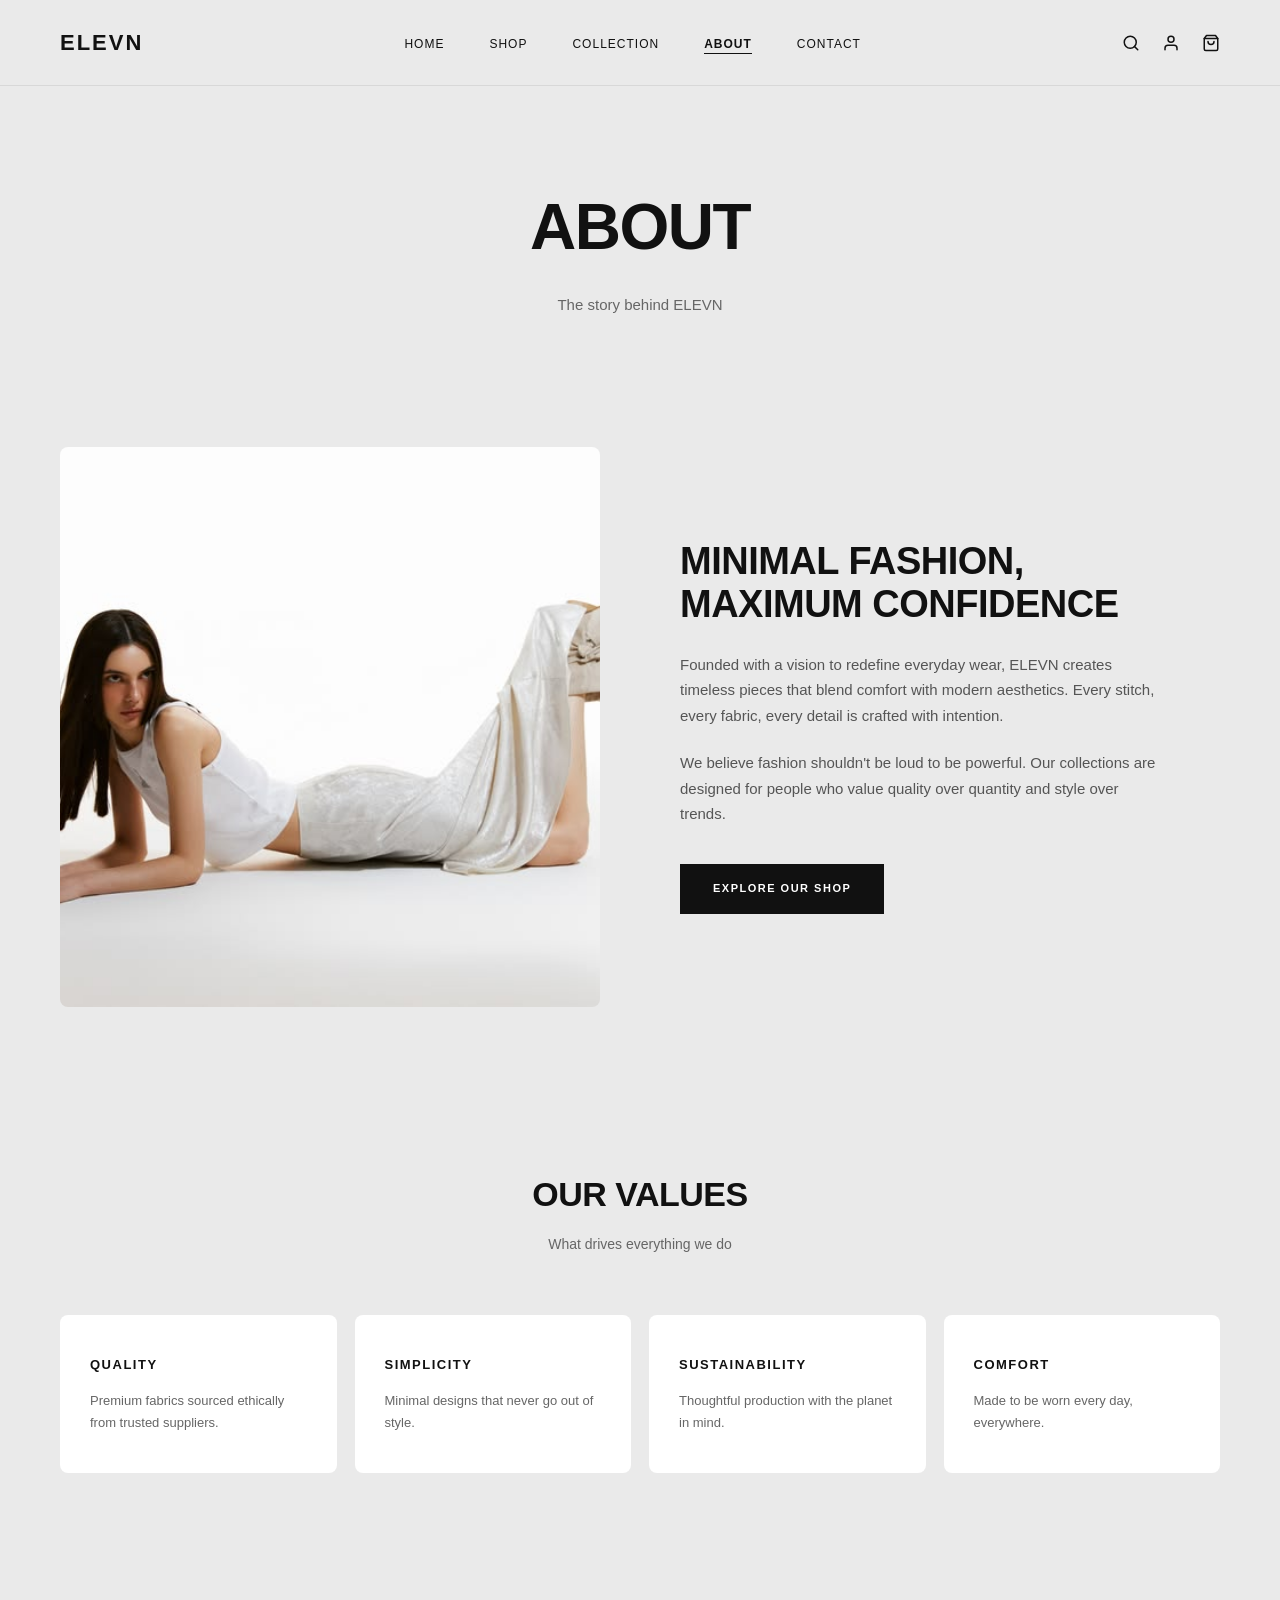
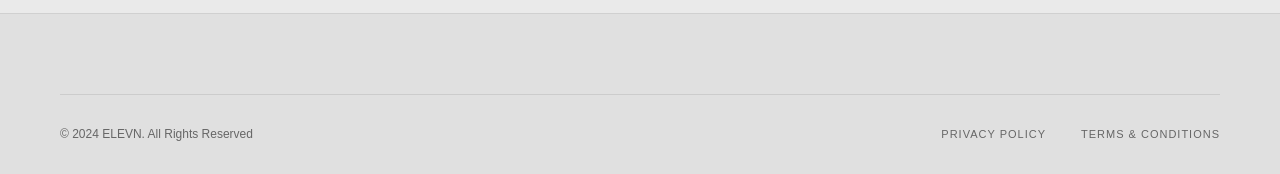
<file: about.html>
<!DOCTYPE html>
<html lang="en">
<head>
    <meta charset="UTF-8">
    <meta name="viewport" content="width=device-width, initial-scale=1.0">
    <title>ELEVN - About</title>
    <link rel="stylesheet" href="css/style.css">
</head>
<body>

    <header class="page-header">
        <nav class="navbar">
            <a href="index.html" class="logo">ELEVN</a>
            <ul class="nav-links">
                <li><a href="index.html">HOME</a></li>
                <li><a href="shop.html">SHOP</a></li>
                <li><a href="collection.html">COLLECTION</a></li>
                <li><a href="about.html" class="active">ABOUT</a></li>
                <li><a href="contact.html">CONTACT</a></li>
            </ul>
            <div class="nav-icons">
                <svg xmlns="http://www.w3.org/2000/svg" width="18" height="18" viewBox="0 0 24 24" fill="none" stroke="currentColor" stroke-width="2" stroke-linecap="round" stroke-linejoin="round"><circle cx="11" cy="11" r="8"></circle><line x1="21" y1="21" x2="16.65" y2="16.65"></line></svg>
                <svg xmlns="http://www.w3.org/2000/svg" width="18" height="18" viewBox="0 0 24 24" fill="none" stroke="currentColor" stroke-width="2" stroke-linecap="round" stroke-linejoin="round"><path d="M20 21v-2a4 4 0 0 0-4-4H8a4 4 0 0 0-4 4v2"></path><circle cx="12" cy="7" r="4"></circle></svg>
                <svg xmlns="http://www.w3.org/2000/svg" width="18" height="18" viewBox="0 0 24 24" fill="none" stroke="currentColor" stroke-width="2" stroke-linecap="round" stroke-linejoin="round"><path d="M6 2L3 6v14a2 2 0 0 0 2 2h14a2 2 0 0 0 2-2V6l-3-4z"></path><line x1="3" y1="6" x2="21" y2="6"></line><path d="M16 10a4 4 0 0 1-8 0"></path></svg>
            </div>
        </nav>
    </header>

    <section class="page-title">
        <h1>ABOUT</h1>
        <p>The story behind ELEVN</p>
    </section>

    <!-- ABOUT CONTENT -->
    <section class="about-content">
        <div class="about-image">
            <img src="image/fashion.jpg" alt="About ELEVN">
        </div>
        <div class="about-text">
            <h2>MINIMAL FASHION,<br>MAXIMUM CONFIDENCE</h2>
            <p>Founded with a vision to redefine everyday wear, ELEVN creates timeless pieces that blend comfort with modern aesthetics. Every stitch, every fabric, every detail is crafted with intention.</p>
            <p>We believe fashion shouldn't be loud to be powerful. Our collections are designed for people who value quality over quantity and style over trends.</p>
            <a href="shop.html" class="btn btn-dark">EXPLORE OUR SHOP</a>
        </div>
    </section>

    <!-- VALUES -->
    <section class="section-3-arrivals">
        <div class="section-header">
            <h2>OUR VALUES</h2>
            <p>What drives everything we do</p>
        </div>
        <div class="category-grid">
            <div class="value-card">
                <h3>QUALITY</h3>
                <p>Premium fabrics sourced ethically from trusted suppliers.</p>
            </div>
            <div class="value-card">
                <h3>SIMPLICITY</h3>
                <p>Minimal designs that never go out of style.</p>
            </div>
            <div class="value-card">
                <h3>SUSTAINABILITY</h3>
                <p>Thoughtful production with the planet in mind.</p>
            </div>
            <div class="value-card">
                <h3>COMFORT</h3>
                <p>Made to be worn every day, everywhere.</p>
            </div>
        </div>
    </section>

    <footer class="section-5-footer">
        <div class="footer-bottom">
            <p>&copy; 2024 ELEVN. All Rights Reserved</p>
            <div class="footer-links">
                <a href="#">PRIVACY POLICY</a>
                <a href="#">TERMS & CONDITIONS</a>
            </div>
        </div>
    </footer>

</body>
</html>
</file>
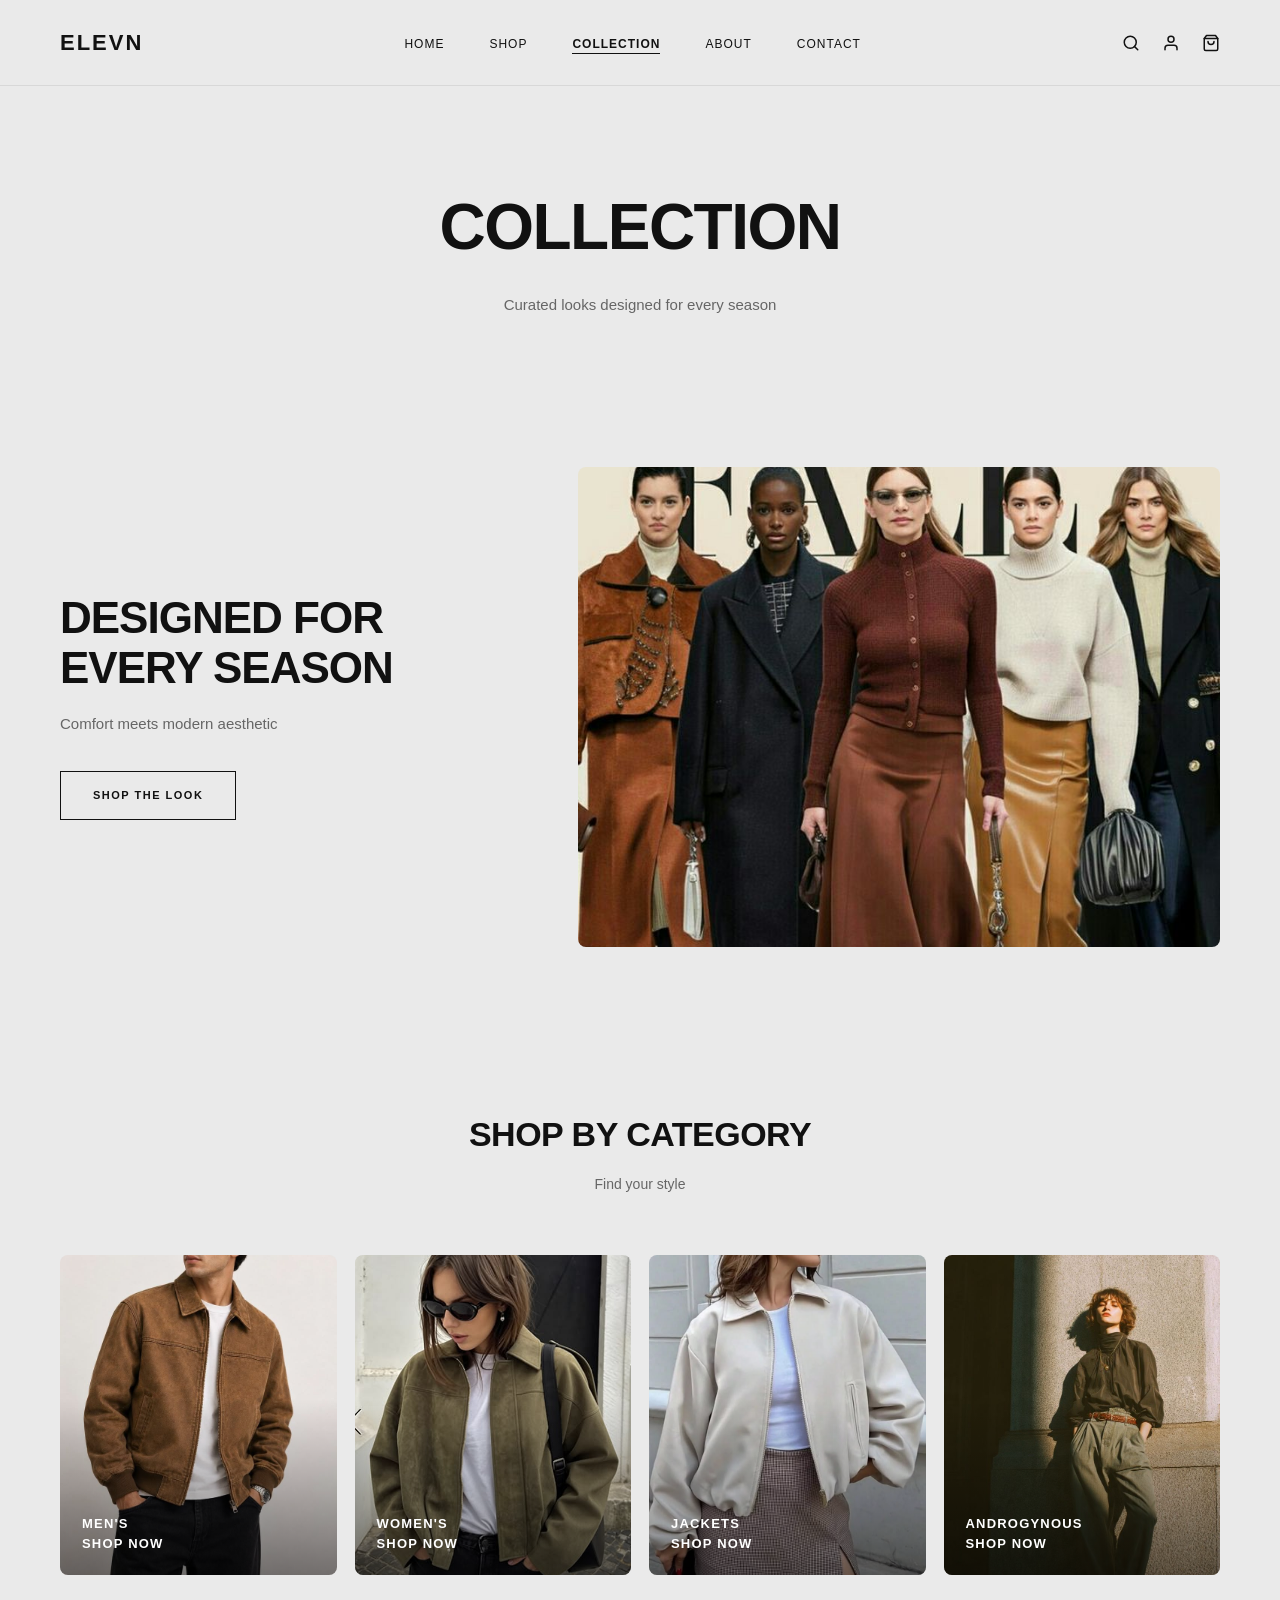
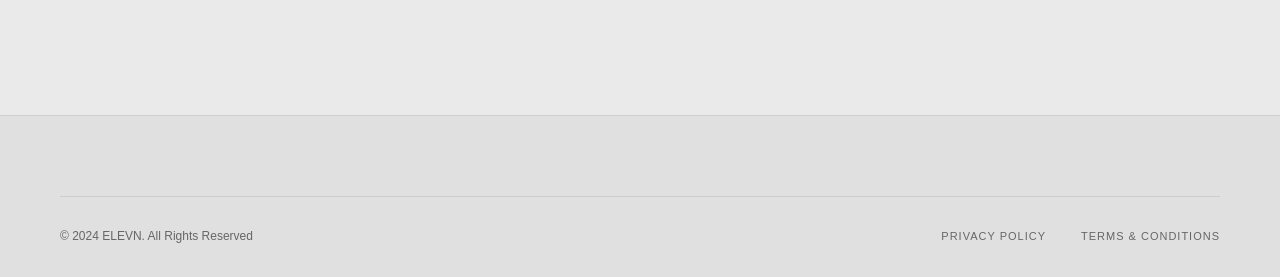
<file: collection.html>
<!DOCTYPE html>
<html lang="en">
<head>
    <meta charset="UTF-8">
    <meta name="viewport" content="width=device-width, initial-scale=1.0">
    <title>ELEVN - Collection</title>
    <link rel="stylesheet" href="css/style.css">
</head>
<body>

    <header class="page-header">
        <nav class="navbar">
            <a href="index.html" class="logo">ELEVN</a>
            <ul class="nav-links">
                <li><a href="index.html">HOME</a></li>
                <li><a href="shop.html">SHOP</a></li>
                <li><a href="collection.html" class="active">COLLECTION</a></li>
                <li><a href="about.html">ABOUT</a></li>
                <li><a href="contact.html">CONTACT</a></li>
            </ul>
            <div class="nav-icons">
                <svg xmlns="http://www.w3.org/2000/svg" width="18" height="18" viewBox="0 0 24 24" fill="none" stroke="currentColor" stroke-width="2" stroke-linecap="round" stroke-linejoin="round"><circle cx="11" cy="11" r="8"></circle><line x1="21" y1="21" x2="16.65" y2="16.65"></line></svg>
                <svg xmlns="http://www.w3.org/2000/svg" width="18" height="18" viewBox="0 0 24 24" fill="none" stroke="currentColor" stroke-width="2" stroke-linecap="round" stroke-linejoin="round"><path d="M20 21v-2a4 4 0 0 0-4-4H8a4 4 0 0 0-4 4v2"></path><circle cx="12" cy="7" r="4"></circle></svg>
                <svg xmlns="http://www.w3.org/2000/svg" width="18" height="18" viewBox="0 0 24 24" fill="none" stroke="currentColor" stroke-width="2" stroke-linecap="round" stroke-linejoin="round"><path d="M6 2L3 6v14a2 2 0 0 0 2 2h14a2 2 0 0 0 2-2V6l-3-4z"></path><line x1="3" y1="6" x2="21" y2="6"></line><path d="M16 10a4 4 0 0 1-8 0"></path></svg>
            </div>
        </nav>
    </header>

    <section class="page-title">
        <h1>COLLECTION</h1>
        <p>Curated looks designed for every season</p>
    </section>

    <!-- SEASONAL -->
    <section class="section-4-seasonal">
        <div class="seasonal-text">
            <h2>DESIGNED FOR<br>EVERY SEASON</h2>
            <p>Comfort meets modern aesthetic</p>
            <a href="shop.html" class="btn btn-light">SHOP THE LOOK</a>
        </div>
        <div class="seasonal-image">
            <img src="image/seasonal-model.jpg" alt="Seasonal Fashion">
        </div>
    </section>

    <!-- CATEGORIES -->
    <section class="section-2-categories">
        <div class="section-header" style="padding-top: 40px;">
            <h2>SHOP BY CATEGORY</h2>
            <p>Find your style</p>
        </div>
        <div class="category-grid">
            <a href="shop.html" class="category-card">
                <img src="image/product-1.jpg" alt="Men's Fashion">
                <div class="card-overlay"><h3>MEN'S<br>SHOP NOW</h3></div>
            </a>
            <a href="shop.html" class="category-card">
                <img src="image/category-2.jpg" alt="Women's Fashion">
                <div class="card-overlay"><h3>WOMEN'S<br>SHOP NOW</h3></div>
            </a>
            <a href="shop.html" class="category-card">
                <img src="image/category-3.jpg" alt="Jackets">
                <div class="card-overlay"><h3>JACKETS<br>SHOP NOW</h3></div>
            </a>
            <a href="shop.html" class="category-card">
                <img src="image/category.jpg" alt="Androgynous Style">
                <div class="card-overlay"><h3>ANDROGYNOUS<br>SHOP NOW</h3></div>
            </a>
        </div>
    </section>

    <footer class="section-5-footer">
        <div class="footer-bottom">
            <p>&copy; 2024 ELEVN. All Rights Reserved</p>
            <div class="footer-links">
                <a href="#">PRIVACY POLICY</a>
                <a href="#">TERMS & CONDITIONS</a>
            </div>
        </div>
    </footer>

</body>
</html>
</file>
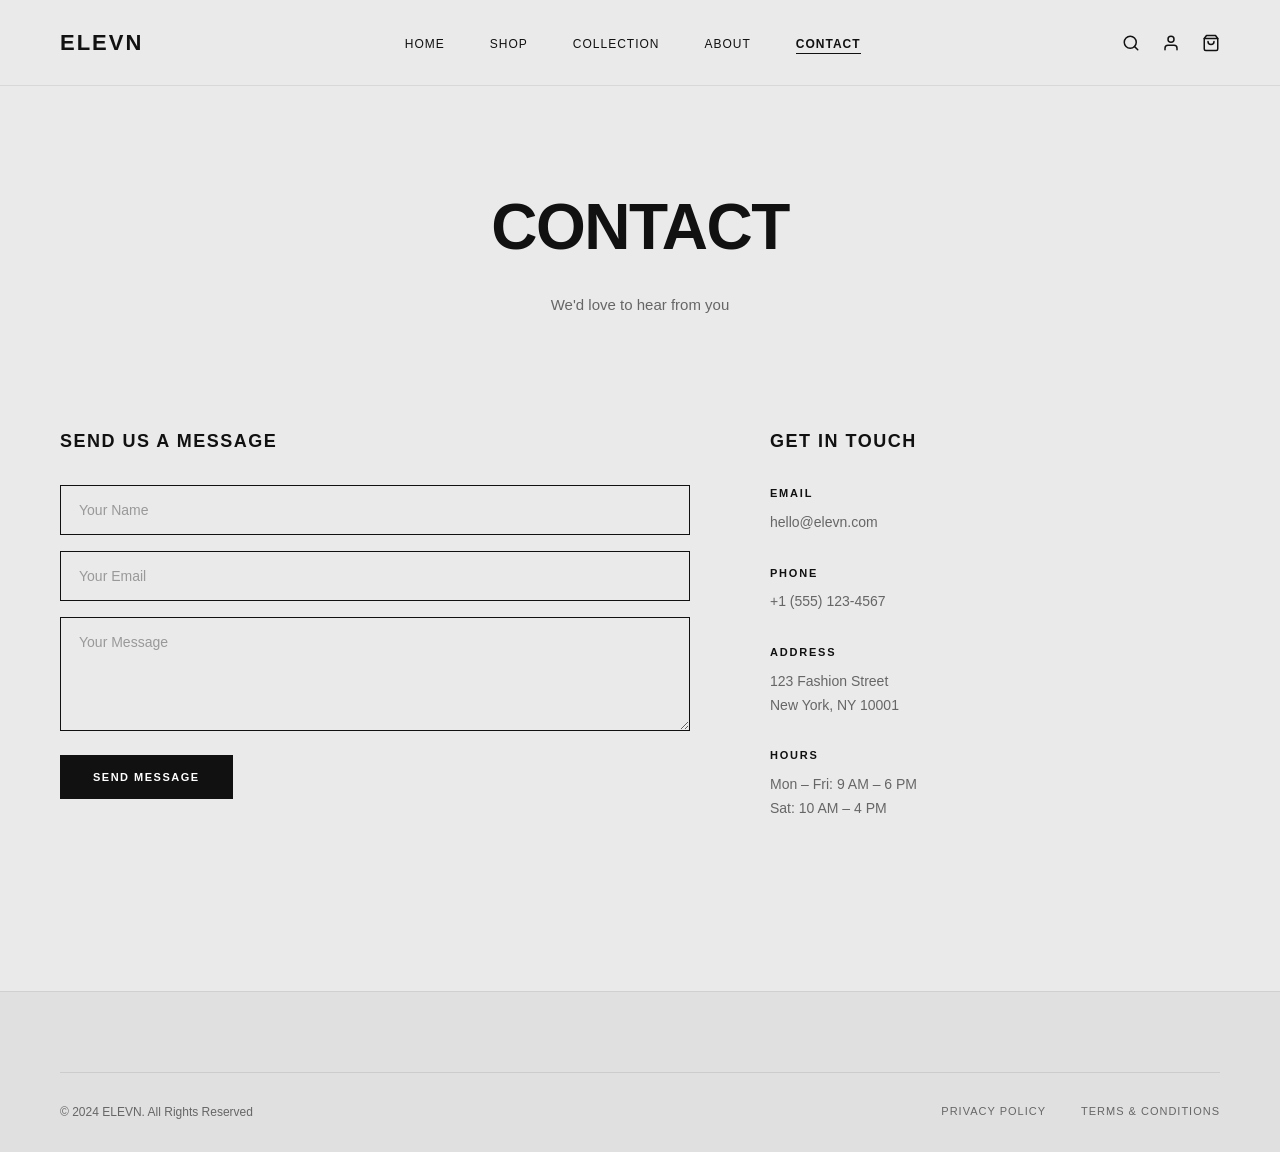
<file: contact.html>
<!DOCTYPE html>
<html lang="en">
<head>
    <meta charset="UTF-8">
    <meta name="viewport" content="width=device-width, initial-scale=1.0">
    <title>ELEVN - Contact</title>
    <link rel="stylesheet" href="css/style.css">
</head>
<body>

    <header class="page-header">
        <nav class="navbar">
            <a href="index.html" class="logo">ELEVN</a>
            <ul class="nav-links">
                <li><a href="index.html">HOME</a></li>
                <li><a href="shop.html">SHOP</a></li>
                <li><a href="collection.html">COLLECTION</a></li>
                <li><a href="about.html">ABOUT</a></li>
                <li><a href="contact.html" class="active">CONTACT</a></li>
            </ul>
            <div class="nav-icons">
                <svg xmlns="http://www.w3.org/2000/svg" width="18" height="18" viewBox="0 0 24 24" fill="none" stroke="currentColor" stroke-width="2" stroke-linecap="round" stroke-linejoin="round"><circle cx="11" cy="11" r="8"></circle><line x1="21" y1="21" x2="16.65" y2="16.65"></line></svg>
                <svg xmlns="http://www.w3.org/2000/svg" width="18" height="18" viewBox="0 0 24 24" fill="none" stroke="currentColor" stroke-width="2" stroke-linecap="round" stroke-linejoin="round"><path d="M20 21v-2a4 4 0 0 0-4-4H8a4 4 0 0 0-4 4v2"></path><circle cx="12" cy="7" r="4"></circle></svg>
                <svg xmlns="http://www.w3.org/2000/svg" width="18" height="18" viewBox="0 0 24 24" fill="none" stroke="currentColor" stroke-width="2" stroke-linecap="round" stroke-linejoin="round"><path d="M6 2L3 6v14a2 2 0 0 0 2 2h14a2 2 0 0 0 2-2V6l-3-4z"></path><line x1="3" y1="6" x2="21" y2="6"></line><path d="M16 10a4 4 0 0 1-8 0"></path></svg>
            </div>
        </nav>
    </header>

    <section class="page-title">
        <h1>CONTACT</h1>
        <p>We'd love to hear from you</p>
    </section>

    <!-- CONTACT FORM + INFO -->
    <section class="contact-content">
        <div class="contact-form-wrapper">
            <h2>SEND US A MESSAGE</h2>
            <form class="contact-form" id="contactForm">
                <input type="text" id="contactName" placeholder="Your Name" required>
                <input type="email" id="contactEmail" placeholder="Your Email" required>
                <textarea id="contactMsg" rows="5" placeholder="Your Message" required></textarea>
                <button type="submit" class="btn btn-dark">SEND MESSAGE</button>
            </form>
            <p id="contactMessage" class="form-message"></p>
        </div>

        <div class="contact-info">
            <h2>GET IN TOUCH</h2>
            <div class="info-block">
                <h3>EMAIL</h3>
                <p>hello@elevn.com</p>
            </div>
            <div class="info-block">
                <h3>PHONE</h3>
                <p>+1 (555) 123-4567</p>
            </div>
            <div class="info-block">
                <h3>ADDRESS</h3>
                <p>123 Fashion Street<br>New York, NY 10001</p>
            </div>
            <div class="info-block">
                <h3>HOURS</h3>
                <p>Mon – Fri: 9 AM – 6 PM<br>Sat: 10 AM – 4 PM</p>
            </div>
        </div>
    </section>

    <footer class="section-5-footer">
        <div class="footer-bottom">
            <p>&copy; 2024 ELEVN. All Rights Reserved</p>
            <div class="footer-links">
                <a href="#">PRIVACY POLICY</a>
                <a href="#">TERMS & CONDITIONS</a>
            </div>
        </div>
    </footer>

    <script>
        const contactForm = document.getElementById('contactForm');
        const contactMessage = document.getElementById('contactMessage');

        contactForm.addEventListener('submit', function (e) {
            e.preventDefault();
            const name = document.getElementById('contactName').value.trim();
            const email = document.getElementById('contactEmail').value.trim();
            const message = document.getElementById('contactMsg').value.trim();
            const emailPattern = /^[^\s@]+@[^\s@]+\.[^\s@]+$/;

            if (!emailPattern.test(email)) {
                contactMessage.textContent = '❌ Please enter a valid email.';
                contactMessage.style.color = '#d32f2f';
                return;
            }
            contactMessage.textContent = '✅ Thanks ' + name + '! We\'ll get back to you soon.';
            contactMessage.style.color = '#2e7d32';
            contactForm.reset();
            setTimeout(() => { contactMessage.textContent = ''; }, 5000);
        });
    </script>

</body>
</html>
</file>
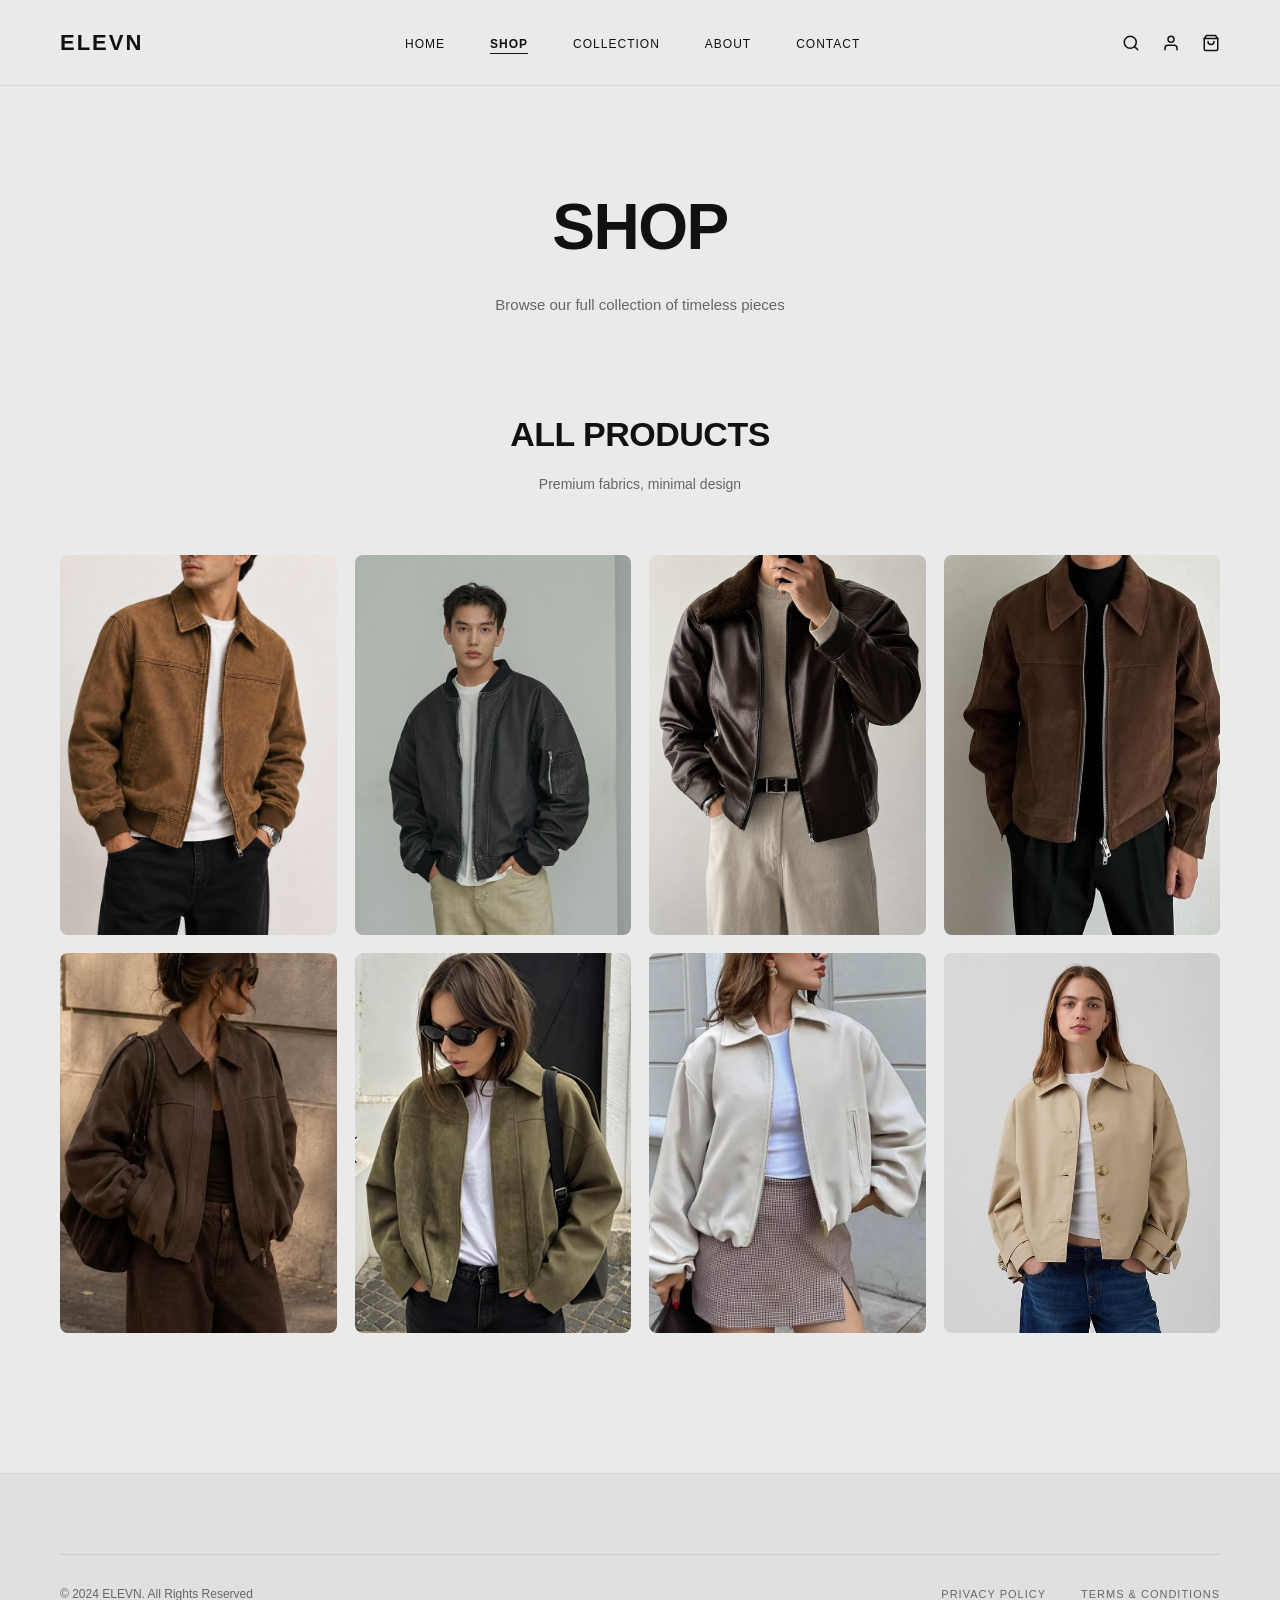
<file: shop.html>
<!DOCTYPE html>
<html lang="en">
<head>
    <meta charset="UTF-8">
    <meta name="viewport" content="width=device-width, initial-scale=1.0">
    <title>ELEVN - Shop</title>
    <link rel="stylesheet" href="css/style.css">
</head>
<body>

    <!-- NAVBAR -->
    <header class="page-header">
        <nav class="navbar">
            <a href="index.html" class="logo">ELEVN</a>
            <ul class="nav-links">
                <li><a href="index.html">HOME</a></li>
                <li><a href="shop.html" class="active">SHOP</a></li>
                <li><a href="collection.html">COLLECTION</a></li>
                <li><a href="about.html">ABOUT</a></li>
                <li><a href="contact.html">CONTACT</a></li>
            </ul>
            <div class="nav-icons">
                <svg xmlns="http://www.w3.org/2000/svg" width="18" height="18" viewBox="0 0 24 24" fill="none" stroke="currentColor" stroke-width="2" stroke-linecap="round" stroke-linejoin="round"><circle cx="11" cy="11" r="8"></circle><line x1="21" y1="21" x2="16.65" y2="16.65"></line></svg>
                <svg xmlns="http://www.w3.org/2000/svg" width="18" height="18" viewBox="0 0 24 24" fill="none" stroke="currentColor" stroke-width="2" stroke-linecap="round" stroke-linejoin="round"><path d="M20 21v-2a4 4 0 0 0-4-4H8a4 4 0 0 0-4 4v2"></path><circle cx="12" cy="7" r="4"></circle></svg>
                <svg xmlns="http://www.w3.org/2000/svg" width="18" height="18" viewBox="0 0 24 24" fill="none" stroke="currentColor" stroke-width="2" stroke-linecap="round" stroke-linejoin="round"><path d="M6 2L3 6v14a2 2 0 0 0 2 2h14a2 2 0 0 0 2-2V6l-3-4z"></path><line x1="3" y1="6" x2="21" y2="6"></line><path d="M16 10a4 4 0 0 1-8 0"></path></svg>
            </div>
        </nav>
    </header>

    <!-- PAGE TITLE -->
    <section class="page-title">
        <h1>SHOP</h1>
        <p>Browse our full collection of timeless pieces</p>
    </section>

    <!-- PRODUCTS -->
    <section class="page-products">
        <div class="section-header">
            <h2>ALL PRODUCTS</h2>
            <p>Premium fabrics, minimal design</p>
        </div>
        <div class="product-grid">
            <div class="product-card"><img src="image/product-1.jpg" alt="Product 1"></div>
            <div class="product-card"><img src="image/product-2.jpg" alt="Product 2"></div>
            <div class="product-card"><img src="image/product-3.jpg" alt="Product 3"></div>
            <div class="product-card"><img src="image/product-4.jpg" alt="Product 4"></div>
            <div class="product-card"><img src="image/category-1.jpg" alt="Product 5"></div>
            <div class="product-card"><img src="image/category-2.jpg" alt="Product 6"></div>
            <div class="product-card"><img src="image/category-3.jpg" alt="Product 7"></div>
            <div class="product-card"><img src="image/category-4.jpg" alt="Product 8"></div>
        </div>
    </section>

    <!-- FOOTER -->
    <footer class="section-5-footer">
        <div class="footer-bottom">
            <p>&copy; 2024 ELEVN. All Rights Reserved</p>
            <div class="footer-links">
                <a href="#">PRIVACY POLICY</a>
                <a href="#">TERMS & CONDITIONS</a>
            </div>
        </div>
    </footer>

</body>
</html>
</file>
<file: css/style.css>
/* ==========================================================
   GLOBAL RESET & BASE
   ========================================================== */
* {
    margin: 0;
    padding: 0;
    box-sizing: border-box;
}

html {
    scroll-behavior: smooth;
    scroll-padding-top: 20px;
}

body {
    font-family: -apple-system, BlinkMacSystemFont, "Segoe UI", Roboto, Helvetica, Arial, sans-serif;
    background-color: #EAEAEA;
    color: #111;
    line-height: 1.6;
    -webkit-font-smoothing: antialiased;
    -moz-osx-font-smoothing: grayscale;
}

a {
    text-decoration: none;
    color: inherit;
    transition: opacity 0.3s ease;
}

ul { list-style: none; }

img {
    width: 100%;
    height: 100%;
    object-fit: cover;
    display: block;
}

/* ==========================================================
   BUTTONS
   ========================================================== */
.btn {
    display: inline-block;
    padding: 15px 32px;
    font-size: 11px;
    font-weight: 600;
    letter-spacing: 1.5px;
    text-transform: uppercase;
    border: 1px solid #111;
    cursor: pointer;
    text-align: center;
    transition: all 0.3s ease;
    font-family: inherit;
    white-space: nowrap;
}

.btn-dark {
    background-color: #111;
    color: #fff;
}
.btn-dark:hover {
    background-color: transparent;
    color: #111;
}

.btn-light {
    background-color: transparent;
    color: #111;
}
.btn-light:hover {
    background-color: #111;
    color: #fff;
}

/* ==========================================================
   NAVBAR
   ========================================================== */
.navbar {
    display: flex;
    justify-content: space-between;
    align-items: center;
    padding: 25px 60px;
    max-width: 1400px;
    margin: 0 auto;
    width: 100%;
}

.logo {
    font-size: 22px;
    font-weight: 800;
    letter-spacing: 2px;
    color: #111;
}

.nav-links {
    display: flex;
    gap: 45px;
    align-items: center;
}

.nav-links a {
    font-size: 12px;
    font-weight: 500;
    letter-spacing: 1px;
    text-transform: uppercase;
    color: #111;
    position: relative;
    padding-bottom: 3px;
}

.nav-links a::after {
    content: '';
    position: absolute;
    bottom: 0;
    left: 0;
    width: 0;
    height: 1px;
    background: #111;
    transition: width 0.3s ease;
}

.nav-links a:hover::after,
.nav-links a.active::after {
    width: 100%;
}

.nav-links a.active {
    font-weight: 700;
}

.nav-icons {
    display: flex;
    gap: 22px;
    align-items: center;
}

.nav-icons svg {
    cursor: pointer;
    transition: opacity 0.3s;
    color: #111;
}

.nav-icons svg:hover {
    opacity: 0.5;
}

/* ==========================================================
   SECTION 1: HERO
   ========================================================== */
.section-1-hero {
    background-color: #EAEAEA;
    min-height: 100vh;
    display: flex;
    flex-direction: column;
}

.hero-content {
    display: grid;
    grid-template-columns: 1fr 1fr;
    gap: 60px;
    align-items: center;
    padding: 40px 60px 80px;
    max-width: 1400px;
    margin: 0 auto;
    width: 100%;
    flex: 1;
}

.hero-text h1 {
    font-size: clamp(48px, 6vw, 82px);
    font-weight: 800;
    line-height: 1.05;
    letter-spacing: -2px;
    margin-bottom: 25px;
    color: #111;
}

.hero-text p {
    font-size: 15px;
    color: #666;
    margin-bottom: 40px;
    line-height: 1.6;
    max-width: 340px;
}

.hero-buttons {
    display: flex;
    gap: 15px;
    flex-wrap: wrap;
}

.hero-image {
    height: 620px;
    border-radius: 8px;
    overflow: hidden;
    background: #d5d5d5;
}

/* ==========================================================
   SECTION 2: CATEGORIES
   ========================================================== */
.section-2-categories {
    padding: 20px 60px 100px;
    max-width: 1400px;
    margin: 0 auto;
    width: 100%;
}

.category-grid {
    display: grid;
    grid-template-columns: repeat(4, 1fr);
    gap: 18px;
}

.category-card {
    position: relative;
    height: 320px;
    border-radius: 8px;
    overflow: hidden;
    display: block;
    cursor: pointer;
    background: #d5d5d5;
}

.category-card::before {
    content: '';
    position: absolute;
    inset: 0;
    background: linear-gradient(to top, rgba(0,0,0,0.5) 0%, rgba(0,0,0,0) 55%);
    z-index: 1;
    transition: opacity 0.4s ease;
}

.category-card img {
    transition: transform 0.7s cubic-bezier(0.2, 0.8, 0.2, 1);
}

.category-card:hover img {
    transform: scale(1.08);
}

.card-overlay {
    position: absolute;
    bottom: 22px;
    left: 22px;
    z-index: 2;
    color: #fff;
}

.card-overlay h3 {
    font-size: 13px;
    font-weight: 700;
    letter-spacing: 1.2px;
    line-height: 1.5;
    text-transform: uppercase;
}

/* ==========================================================
   SECTION 3: NEW ARRIVALS
   ========================================================== */
.section-3-arrivals {
    padding: 80px 60px 100px;
    max-width: 1400px;
    margin: 0 auto;
    width: 100%;
}

.section-header {
    text-align: center;
    margin-bottom: 60px;
}

.section-header h2 {
    font-size: 34px;
    font-weight: 800;
    letter-spacing: -0.5px;
    margin-bottom: 12px;
    text-transform: uppercase;
}

.section-header p {
    font-size: 14px;
    color: #666;
}

.product-grid {
    display: grid;
    grid-template-columns: repeat(4, 1fr);
    gap: 18px;
}

.product-card {
    height: 380px;
    border-radius: 8px;
    overflow: hidden;
    background: #d5d5d5;
    cursor: pointer;
}

.product-card img {
    transition: transform 0.7s cubic-bezier(0.2, 0.8, 0.2, 1);
}

.product-card:hover img {
    transform: scale(1.06);
}

/* ==========================================================
   SECTION 4: SEASONAL
   ========================================================== */
.section-4-seasonal {
    display: grid;
    grid-template-columns: 1fr 1.4fr;
    gap: 60px;
    padding: 100px 60px;
    align-items: center;
    max-width: 1400px;
    margin: 0 auto;
    width: 100%;
}

.seasonal-text h2 {
    font-size: clamp(32px, 3.5vw, 44px);
    font-weight: 800;
    line-height: 1.15;
    letter-spacing: -1px;
    margin-bottom: 18px;
    text-transform: uppercase;
}

.seasonal-text p {
    font-size: 15px;
    color: #666;
    margin-bottom: 35px;
}

.seasonal-image {
    height: 480px;
    border-radius: 8px;
    overflow: hidden;
    background: #d5d5d5;
}

/* ==========================================================
   SECTION 5: FOOTER + NEWSLETTER
   ========================================================== */
.section-5-footer {
    background-color: #E0E0E0;
    padding: 80px 60px 30px;
    margin-top: 40px;
    border-top: 1px solid #d0d0d0;
}

.section-5-footer .newsletter,
.section-5-footer .footer-bottom {
    max-width: 1400px;
    margin-left: auto;
    margin-right: auto;
}

.newsletter {
    max-width: 520px;
    margin-bottom: 70px;
}

.newsletter h3 {
    font-size: 15px;
    font-weight: 700;
    letter-spacing: 1.5px;
    margin-bottom: 10px;
    text-transform: uppercase;
}

.newsletter p {
    font-size: 14px;
    color: #666;
    margin-bottom: 22px;
}

.newsletter-form {
    display: flex;
    border: 1px solid #111;
    background: #fff;
}

.newsletter-form input {
    flex: 1;
    padding: 16px 18px;
    border: none;
    background: transparent;
    font-size: 14px;
    outline: none;
    font-family: inherit;
    color: #111;
}

.newsletter-form input::placeholder {
    color: #999;
}

.newsletter-form button {
    background-color: #111;
    color: #fff;
    border: none;
    padding: 16px 32px;
    font-size: 11px;
    font-weight: 600;
    letter-spacing: 1.5px;
    cursor: pointer;
    font-family: inherit;
    text-transform: uppercase;
    transition: background 0.3s;
}

.newsletter-form button:hover {
    background-color: #333;
}

.form-message {
    font-size: 13px;
    margin-top: 12px;
    min-height: 18px;
    font-weight: 500;
}

.footer-bottom {
    display: flex;
    justify-content: space-between;
    align-items: center;
    border-top: 1px solid #ccc;
    padding-top: 30px;
    font-size: 12px;
    color: #666;
}

.footer-links {
    display: flex;
    gap: 35px;
}

.footer-links a {
    letter-spacing: 1px;
    text-transform: uppercase;
    font-size: 11px;
    transition: color 0.3s;
}

.footer-links a:hover {
    color: #111;
}

/* ==========================================================
   SUB-PAGE HEADER
   ========================================================== */
.page-header {
    background-color: #EAEAEA;
    border-bottom: 1px solid #d8d8d8;
    padding: 0;
}

.page-title {
    text-align: center;
    padding: 90px 60px 50px;
    max-width: 1400px;
    margin: 0 auto;
    width: 100%;
}

.page-title h1 {
    font-size: clamp(40px, 5vw, 64px);
    font-weight: 800;
    letter-spacing: -1.5px;
    margin-bottom: 14px;
    text-transform: uppercase;
}

.page-title p {
    font-size: 15px;
    color: #666;
}

/* ==========================================================
   SUB-PAGE: SHOP / PRODUCTS
   ========================================================== */
.page-products {
    padding: 40px 60px 100px;
    max-width: 1400px;
    margin: 0 auto;
    width: 100%;
}

/* ==========================================================
   ABOUT PAGE
   ========================================================== */
.about-content {
    display: grid;
    grid-template-columns: 1fr 1fr;
    gap: 80px;
    padding: 80px 60px;
    align-items: center;
    max-width: 1400px;
    margin: 0 auto;
    width: 100%;
}

.about-image {
    height: 560px;
    border-radius: 8px;
    overflow: hidden;
    background: #d5d5d5;
}

.about-text h2 {
    font-size: clamp(28px, 3vw, 38px);
    font-weight: 800;
    line-height: 1.15;
    letter-spacing: -0.5px;
    margin-bottom: 25px;
    text-transform: uppercase;
}

.about-text p {
    font-size: 15px;
    color: #555;
    margin-bottom: 22px;
    line-height: 1.7;
    max-width: 480px;
}

.about-text .btn {
    margin-top: 15px;
}

/* Value cards */
.value-card {
    background: #fff;
    padding: 40px 30px;
    border-radius: 8px;
    transition: transform 0.3s ease, box-shadow 0.3s ease;
    height: 100%;
}

.value-card:hover {
    transform: translateY(-6px);
    box-shadow: 0 15px 30px rgba(0,0,0,0.08);
}

.value-card h3 {
    font-size: 13px;
    font-weight: 700;
    letter-spacing: 1.5px;
    margin-bottom: 14px;
    text-transform: uppercase;
}

.value-card p {
    font-size: 13px;
    color: #666;
    line-height: 1.65;
}

/* ==========================================================
   CONTACT PAGE
   ========================================================== */
.contact-content {
    display: grid;
    grid-template-columns: 1.4fr 1fr;
    gap: 80px;
    padding: 60px 60px 100px;
    max-width: 1400px;
    margin: 0 auto;
    width: 100%;
}

.contact-form-wrapper h2,
.contact-info h2 {
    font-size: 18px;
    font-weight: 700;
    letter-spacing: 1.5px;
    margin-bottom: 30px;
    text-transform: uppercase;
}

.contact-form {
    display: flex;
    flex-direction: column;
    gap: 16px;
}

.contact-form input,
.contact-form textarea {
    padding: 16px 18px;
    border: 1px solid #111;
    background: transparent;
    font-size: 14px;
    font-family: inherit;
    outline: none;
    resize: vertical;
    transition: background 0.3s;
    color: #111;
}

.contact-form input::placeholder,
.contact-form textarea::placeholder {
    color: #999;
}

.contact-form input:focus,
.contact-form textarea:focus {
    background: #fff;
}

.contact-form .btn {
    align-self: flex-start;
    margin-top: 8px;
}

.info-block {
    margin-bottom: 30px;
}

.info-block h3 {
    font-size: 11px;
    font-weight: 700;
    letter-spacing: 1.8px;
    margin-bottom: 8px;
    color: #111;
    text-transform: uppercase;
}

.info-block p {
    font-size: 14px;
    color: #666;
    line-height: 1.7;
}

/* ==========================================================
   BACK TO TOP
   ========================================================== */
.back-to-top {
    position: fixed;
    bottom: 30px;
    right: 30px;
    width: 46px;
    height: 46px;
    border-radius: 50%;
    background-color: #111;
    color: #fff;
    border: none;
    cursor: pointer;
    display: flex;
    align-items: center;
    justify-content: center;
    opacity: 0;
    pointer-events: none;
    transition: opacity 0.3s, transform 0.3s;
    z-index: 999;
}

.back-to-top.show {
    opacity: 1;
    pointer-events: auto;
}

.back-to-top:hover {
    background-color: #333;
    transform: translateY(-3px);
}

/* ==========================================================
   RESPONSIVE — TABLET
   ========================================================== */
@media (max-width: 1024px) {
    .navbar { padding: 20px 30px; }
    .hero-content { padding: 30px 30px 60px; gap: 40px; }
    .hero-text h1 { font-size: 56px; }
    .hero-image { height: 500px; }
    .section-2-categories,
    .section-3-arrivals,
    .section-4-seasonal,
    .page-products,
    .about-content,
    .contact-content { padding-left: 30px; padding-right: 30px; }

    .category-grid,
    .product-grid { grid-template-columns: repeat(2, 1fr); }

    .section-4-seasonal { grid-template-columns: 1fr; gap: 40px; }
    .seasonal-image { height: 400px; }

    .about-content { grid-template-columns: 1fr; gap: 40px; }
    .about-image { height: 420px; }

    .contact-content { grid-template-columns: 1fr; gap: 50px; }
}

/* ==========================================================
   RESPONSIVE — MOBILE
   ========================================================== */
@media (max-width: 768px) {
    .navbar {
        flex-direction: column;
        gap: 20px;
        padding: 20px;
    }

    .nav-links {
        gap: 22px;
        flex-wrap: wrap;
        justify-content: center;
    }

    .nav-links a { font-size: 11px; }

    .hero-content {
        grid-template-columns: 1fr;
        padding: 20px 20px 60px;
        gap: 40px;
        text-align: center;
    }

    .hero-text h1 { font-size: 44px; letter-spacing: -1px; }
    .hero-text p { margin-left: auto; margin-right: auto; }
    .hero-buttons { justify-content: center; }
    .hero-image { height: 420px; }

    .section-2-categories,
    .section-3-arrivals,
    .section-4-seasonal,
    .page-products,
    .about-content,
    .contact-content,
    .section-5-footer {
        padding: 40px 20px;
    }

    .category-grid,
    .product-grid { grid-template-columns: 1fr; }

    .category-card { height: 260px; }
    .product-card { height: 340px; }
    .seasonal-image { height: 320px; }
    .about-image { height: 340px; }

    .section-header h2 { font-size: 26px; }
    .page-title h1 { font-size: 38px; }

    .footer-bottom {
        flex-direction: column;
        gap: 18px;
        text-align: center;
    }

    .footer-links { gap: 20px; flex-wrap: wrap; justify-content: center; }

    .newsletter-form { flex-direction: column; }
    .newsletter-form button { width: 100%; padding: 16px; }

    .contact-form .btn { align-self: stretch; }

    .back-to-top { bottom: 20px; right: 20px; width: 42px; height: 42px; }
}
</file>
